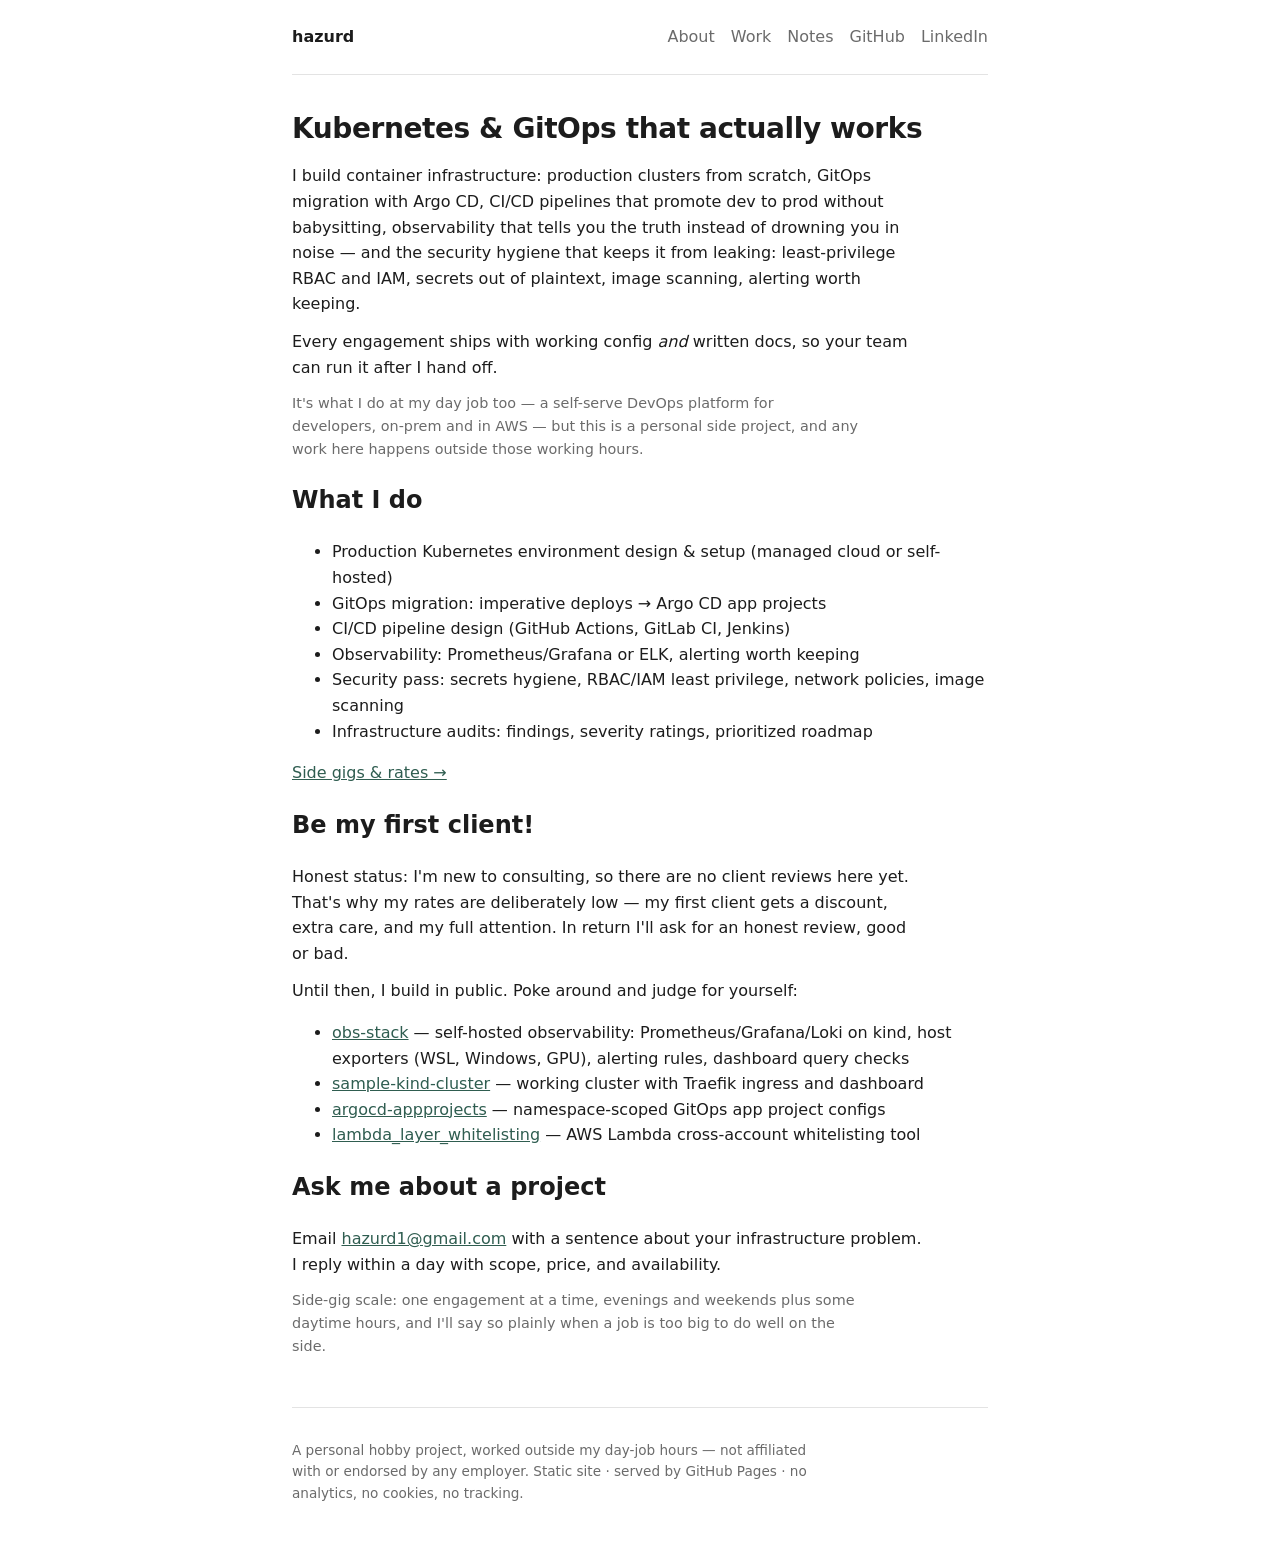
<file: index.html>
<!doctype html>
<html lang="en">
  <head>
    <meta charset="utf-8" />
    <meta name="viewport" content="width=device-width, initial-scale=1" />
    <title>hazurd — Kubernetes &amp; GitOps, occasionally for hire</title>
    <meta name="description" content="Kubernetes, GitOps, DevSecOps, CI/CD, and observability — a personal side project with small fixed-price engagements, worked outside my day-job hours." />
    <link rel="canonical" href="https://hazurd.github.io/" />
    <link rel="stylesheet" href="/css/main.css" />
    <link rel="icon" href="data:image/svg+xml,%3Csvg xmlns='http://www.w3.org/2000/svg' viewBox='0 0 32 32'%3E%E2%9C%A6%3C/svg%3E" />
  </head>
  <body>
    <header class="site-header">
      <a class="brand" href="/">hazurd</a>
      <nav>
        <a href="/about/">About</a>
        <a href="/work/">Work</a>
        <a href="/notes/">Notes</a>
        <a href="https://github.com/hazurd">GitHub</a>
        <a href="https://www.linkedin.com/in/gottabkd">LinkedIn</a>
      </nav>
    </header>

    <main>
      <section>
        <h1>Kubernetes &amp; GitOps that actually works</h1>
        <p>
          I build container infrastructure: production clusters from scratch,
          GitOps migration with Argo CD, CI/CD pipelines that promote dev to
          prod without babysitting, observability that tells you the truth
          instead of drowning you in noise — and the security hygiene that
          keeps it from leaking: least-privilege RBAC and IAM, secrets out of
          plaintext, image scanning, alerting worth keeping.
        </p>
        <p>
          Every engagement ships with working config <em>and</em> written docs,
          so your team can run it after I hand off.
        </p>
        <p class="muted">
          It's what I do at my day job too — a self-serve DevOps platform for
          developers, on-prem and in AWS — but this is a personal side project,
          and any work here happens outside those working hours.
        </p>
      </section>

      <section>
        <h2>What I do</h2>
        <ul>
          <li>Production Kubernetes environment design &amp; setup (managed cloud or self-hosted)</li>
          <li>GitOps migration: imperative deploys → Argo CD app projects</li>
          <li>CI/CD pipeline design (GitHub Actions, GitLab CI, Jenkins)</li>
          <li>Observability: Prometheus/Grafana or ELK, alerting worth keeping</li>
          <li>Security pass: secrets hygiene, RBAC/IAM least privilege, network policies, image scanning</li>
          <li>Infrastructure audits: findings, severity ratings, prioritized roadmap</li>
        </ul>
        <p><a href="/work/">Side gigs &amp; rates →</a></p>
      </section>

      <section>
        <h2>Be my first client!</h2>
        <p>
          Honest status: I'm new to consulting, so there are no client reviews
          here yet. That's why my rates are deliberately low — my first client
          gets a discount, extra care, and my full attention. In return I'll
          ask for an honest review, good or bad.
        </p>
        <p>Until then, I build in public. Poke around and judge for yourself:</p>
        <ul>
          <li><a href="https://github.com/hazurd/obs-stack">obs-stack</a> — self-hosted observability: Prometheus/Grafana/Loki on kind, host exporters (WSL, Windows, GPU), alerting rules, dashboard query checks</li>
          <li><a href="https://github.com/hazurd/sample-kind-cluster">sample-kind-cluster</a> — working cluster with Traefik ingress and dashboard</li>
          <li><a href="https://github.com/hazurd/argocd-appprojects">argocd-appprojects</a> — namespace-scoped GitOps app project configs</li>
          <li><a href="https://github.com/hazurd/lambda_layer_whitelisting">lambda_layer_whitelisting</a> — AWS Lambda cross-account whitelisting tool</li>
        </ul>
      </section>

      <section>
        <h2>Ask me about a project</h2>
        <p>
          Email <a href="mailto:hazurd1@gmail.com">hazurd1@gmail.com</a> with a
          sentence about your infrastructure problem. I reply within a day with
          scope, price, and availability.
        </p>
        <p class="muted">
          Side-gig scale: one engagement at a time, evenings and weekends plus
          some daytime hours, and I'll say so plainly when a job is too big to
          do well on the side.
        </p>
      </section>
    </main>

    <footer>
      <p>
        A personal hobby project, worked outside my day-job hours — not
        affiliated with or endorsed by any employer. Static site · served by
        GitHub Pages · no analytics, no cookies, no tracking.
      </p>
    </footer>
  </body>
</html>
</file>
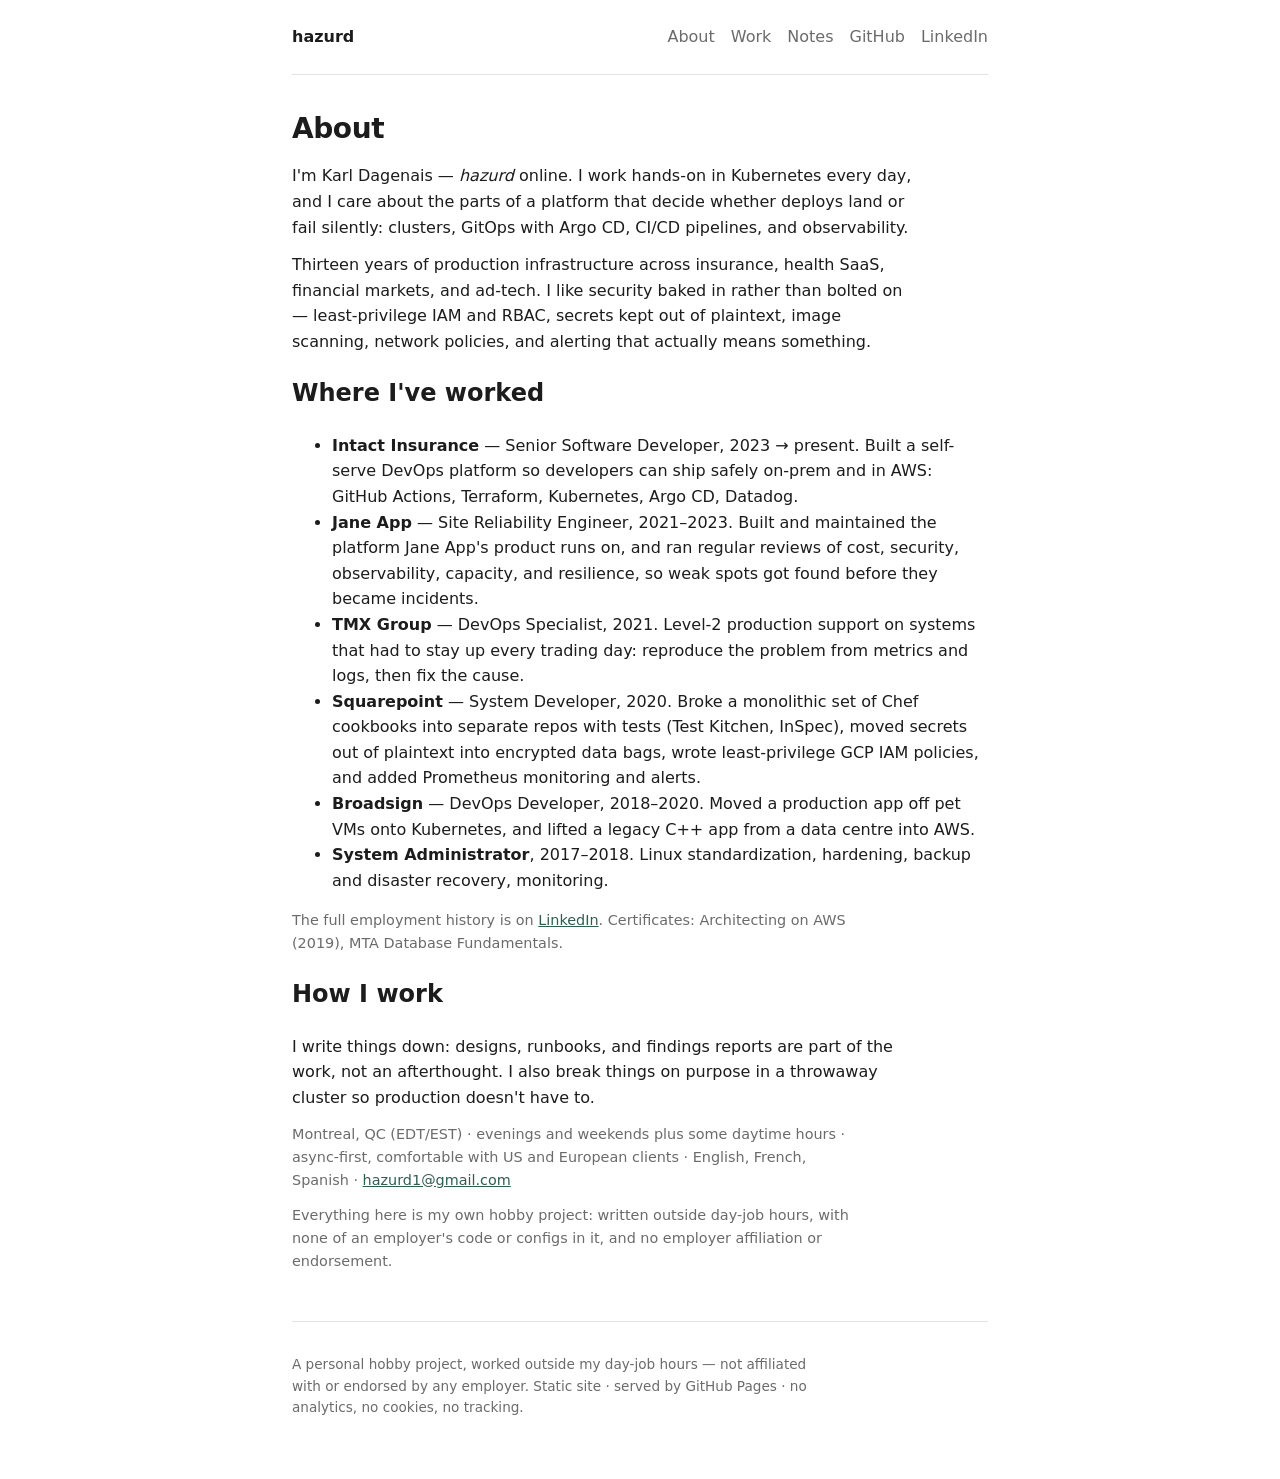
<file: about/index.html>
<!doctype html>
<html lang="en">
  <head>
    <meta charset="utf-8" />
    <meta name="viewport" content="width=device-width, initial-scale=1" />
    <title>About — hazurd</title>
    <meta name="description" content="Karl Dagenais — DevSecOps engineer: Kubernetes, GitOps (Argo CD), Terraform, CI/CD, observability. Thirteen years in production infrastructure." />
    <link rel="canonical" href="https://hazurd.github.io/about/" />
    <link rel="stylesheet" href="/css/main.css" />
    <link rel="icon" href="data:image/svg+xml,%3Csvg xmlns='http://www.w3.org/2000/svg' viewBox='0 0 32 32'%3E%E2%9C%A6%3C/svg%3E" />
  </head>
  <body>
    <header class="site-header">
      <a class="brand" href="/">hazurd</a>
      <nav>
        <a href="/about/">About</a>
        <a href="/work/">Work</a>
        <a href="/notes/">Notes</a>
        <a href="https://github.com/hazurd">GitHub</a>
        <a href="https://www.linkedin.com/in/gottabkd">LinkedIn</a>
      </nav>
    </header>

    <main>
      <section>
        <h1>About</h1>
        <p>
          I'm Karl Dagenais — <em>hazurd</em> online. I work hands-on in
          Kubernetes every day, and I care about the parts of a platform that
          decide whether deploys land or fail silently: clusters, GitOps with
          Argo CD, CI/CD pipelines, and observability.
        </p>
        <p>
          Thirteen years of production infrastructure across insurance, health
          SaaS, financial markets, and ad-tech. I like security baked in rather
          than bolted on — least-privilege IAM and RBAC, secrets kept out of
          plaintext, image scanning, network policies, and alerting that
          actually means something.
        </p>
      </section>

      <section>
        <h2>Where I've worked</h2>
        <ul>
          <li>
            <strong>Intact Insurance</strong> — Senior Software Developer, 2023 →
            present. Built a self-serve DevOps platform so developers can ship
            safely on-prem and in AWS: GitHub Actions, Terraform, Kubernetes,
            Argo CD, Datadog.
          </li>
          <li>
            <strong>Jane App</strong> — Site Reliability Engineer, 2021–2023.
            Built and maintained the platform Jane App's product runs on, and ran
            regular reviews of cost, security, observability, capacity, and
            resilience, so weak spots got found before they became incidents.
          </li>
          <li>
            <strong>TMX Group</strong> — DevOps Specialist, 2021. Level-2
            production support on systems that had to stay up every trading day:
            reproduce the problem from metrics and logs, then fix the cause.
          </li>
          <li>
            <strong>Squarepoint</strong> — System Developer, 2020. Broke a
            monolithic set of Chef cookbooks into separate repos with tests
            (Test Kitchen, InSpec), moved secrets out of plaintext into
            encrypted data bags, wrote least-privilege GCP IAM policies, and
            added Prometheus monitoring and alerts.
          </li>
          <li>
            <strong>Broadsign</strong> — DevOps Developer, 2018–2020. Moved a
            production app off pet VMs onto Kubernetes, and lifted a legacy C++
            app from a data centre into AWS.
          </li>
          <li>
            <strong>System Administrator</strong>, 2017–2018. Linux
            standardization, hardening, backup and disaster recovery,
            monitoring.
          </li>
        </ul>
        <p class="muted">
          The full employment history is on
          <a href="https://www.linkedin.com/in/gottabkd">LinkedIn</a>.
          Certificates: Architecting on AWS (2019), MTA Database Fundamentals.
        </p>
      </section>

      <section>
        <h2>How I work</h2>
        <p>
          I write things down: designs, runbooks, and findings reports are part
          of the work, not an afterthought. I also break things on purpose in a
          throwaway cluster so production doesn't have to.
        </p>
        <p class="muted">
          Montreal, QC (EDT/EST) · evenings and weekends plus some daytime
          hours · async-first, comfortable with US and European clients ·
          English, French, Spanish ·
          <a href="mailto:hazurd1@gmail.com">hazurd1@gmail.com</a>
        </p>
        <p class="muted">
          Everything here is my own hobby project: written outside day-job
          hours, with none of an employer's code or configs in it, and no
          employer affiliation or endorsement.
        </p>
      </section>
    </main>

    <footer>
      <p>
        A personal hobby project, worked outside my day-job hours — not
        affiliated with or endorsed by any employer. Static site · served by
        GitHub Pages · no analytics, no cookies, no tracking.
      </p>
    </footer>
  </body>
</html>
</file>
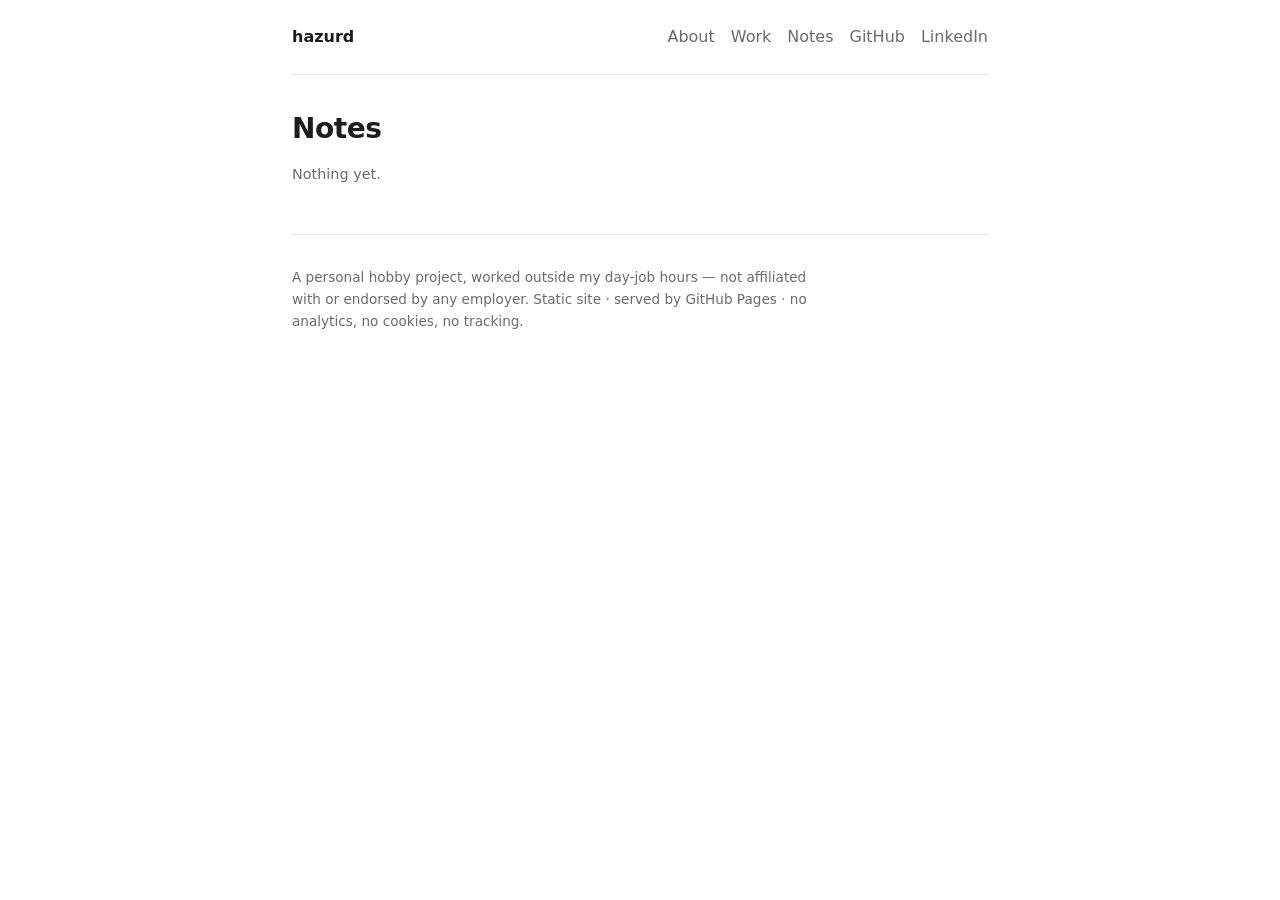
<file: notes/index.html>
<!doctype html>
<html lang="en">
  <head>
    <meta charset="utf-8" />
    <meta name="viewport" content="width=device-width, initial-scale=1" />
    <title>Notes — hazurd</title>
    <meta name="description" content="No notes yet." />
    <link rel="canonical" href="https://hazurd.github.io/notes/" />
    <link rel="stylesheet" href="/css/main.css" />
    <link rel="icon" href="data:image/svg+xml,%3Csvg xmlns='http://www.w3.org/2000/svg' viewBox='0 0 32 32'%3E%3Ctext y='26' font-size='26'%3E%E2%9C%A6%3C/text%3E%3C/svg%3E" />
  </head>
  <body>
    <header class="site-header">
      <a class="brand" href="/">hazurd</a>
      <nav>
        <a href="/about/">About</a>
        <a href="/work/">Work</a>
        <a href="/notes/">Notes</a>
        <a href="https://github.com/hazurd">GitHub</a>
        <a href="https://www.linkedin.com/in/gottabkd">LinkedIn</a>
      </nav>
    </header>

    <main>
      <section>
        <h1>Notes</h1>
        <p class="muted">Nothing yet.</p>
        <!-- A note is a plain page at notes/<date>-<slug>/index.html; add a link below it. -->
      </section>
    </main>

    <footer>
      <p>
        A personal hobby project, worked outside my day-job hours — not
        affiliated with or endorsed by any employer. Static site · served by
        GitHub Pages · no analytics, no cookies, no tracking.
      </p>
    </footer>
  </body>
</html>
</file>
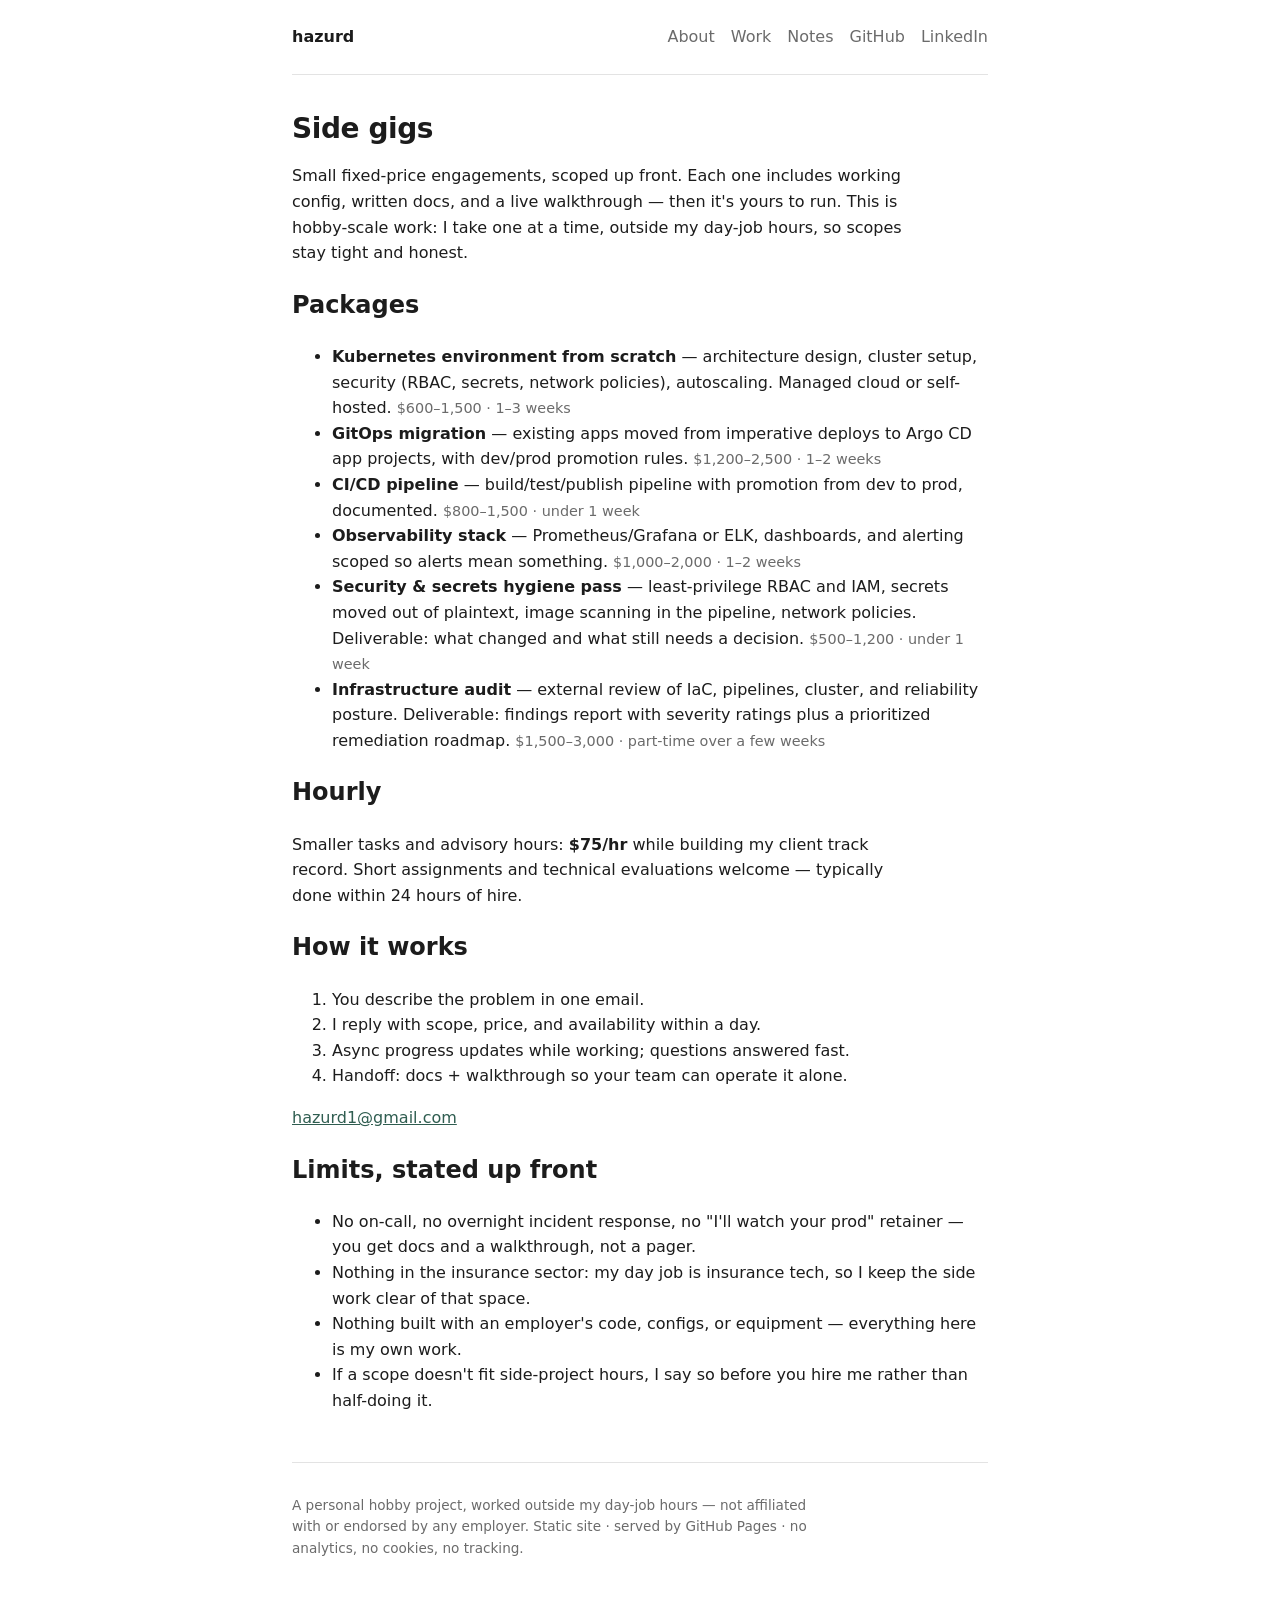
<file: work/index.html>
<!doctype html>
<html lang="en">
  <head>
    <meta charset="utf-8" />
    <meta name="viewport" content="width=device-width, initial-scale=1" />
    <title>Work — hazurd</title>
    <meta name="description" content="Small fixed-price side engagements: Kubernetes setup, GitOps migration, CI/CD, observability, DevSecOps security passes, infrastructure audits." />
    <link rel="canonical" href="https://hazurd.github.io/work/" />
    <link rel="stylesheet" href="/css/main.css" />
    <link rel="icon" href="data:image/svg+xml,%3Csvg xmlns='http://www.w3.org/2000/svg' viewBox='0 0 32 32'%3E%E2%9C%A6%3C/svg%3E" />
  </head>
  <body>
    <header class="site-header">
      <a class="brand" href="/">hazurd</a>
      <nav>
        <a href="/about/">About</a>
        <a href="/work/">Work</a>
        <a href="/notes/">Notes</a>
        <a href="https://github.com/hazurd">GitHub</a>
        <a href="https://www.linkedin.com/in/gottabkd">LinkedIn</a>
      </nav>
    </header>

    <main>
      <section>
        <h1>Side gigs</h1>
        <p>
          Small fixed-price engagements, scoped up front. Each one includes
          working config, written docs, and a live walkthrough — then it's
          yours to run. This is hobby-scale work: I take one at a time, outside
          my day-job hours, so scopes stay tight and honest.
        </p>
      </section>

      <section>
        <h2>Packages</h2>
        <ul>
          <li>
            <strong>Kubernetes environment from scratch</strong> — architecture design, cluster setup, security (RBAC, secrets, network policies), autoscaling. Managed cloud or self-hosted.
            <span class="muted">$600–1,500 · 1–3 weeks</span>
          </li>
          <li>
            <strong>GitOps migration</strong> — existing apps moved from imperative deploys to Argo CD app projects, with dev/prod promotion rules.
            <span class="muted">$1,200–2,500 · 1–2 weeks</span>
          </li>
          <li>
            <strong>CI/CD pipeline</strong> — build/test/publish pipeline with promotion from dev to prod, documented.
            <span class="muted">$800–1,500 · under 1 week</span>
          </li>
          <li>
            <strong>Observability stack</strong> — Prometheus/Grafana or ELK, dashboards, and alerting scoped so alerts mean something.
            <span class="muted">$1,000–2,000 · 1–2 weeks</span>
          </li>
          <li>
            <strong>Security &amp; secrets hygiene pass</strong> — least-privilege RBAC and IAM, secrets moved out of plaintext, image scanning in the pipeline, network policies. Deliverable: what changed and what still needs a decision.
            <span class="muted">$500–1,200 · under 1 week</span>
          </li>
          <li>
            <strong>Infrastructure audit</strong> — external review of IaC, pipelines, cluster, and reliability posture. Deliverable: findings report with severity ratings plus a prioritized remediation roadmap.
            <span class="muted">$1,500–3,000 · part-time over a few weeks</span>
          </li>
        </ul>
      </section>

      <section>
        <h2>Hourly</h2>
        <p>
          Smaller tasks and advisory hours:
          <strong>$75/hr</strong> while building my client track record.
          Short assignments and technical evaluations welcome — typically done
          within 24 hours of hire.
        </p>
      </section>

      <section>
        <h2>How it works</h2>
        <ol>
          <li>You describe the problem in one email.</li>
          <li>I reply with scope, price, and availability within a day.</li>
          <li>Async progress updates while working; questions answered fast.</li>
          <li>Handoff: docs + walkthrough so your team can operate it alone.</li>
        </ol>
        <p><a href="mailto:hazurd1@gmail.com">hazurd1@gmail.com</a></p>
      </section>

      <section>
        <h2>Limits, stated up front</h2>
        <ul>
          <li>No on-call, no overnight incident response, no "I'll watch your prod" retainer — you get docs and a walkthrough, not a pager.</li>
          <li>Nothing in the insurance sector: my day job is insurance tech, so I keep the side work clear of that space.</li>
          <li>Nothing built with an employer's code, configs, or equipment — everything here is my own work.</li>
          <li>If a scope doesn't fit side-project hours, I say so before you hire me rather than half-doing it.</li>
        </ul>
      </section>
    </main>

    <footer>
      <p>
        A personal hobby project, worked outside my day-job hours — not
        affiliated with or endorsed by any employer. Static site · served by
        GitHub Pages · no analytics, no cookies, no tracking.
      </p>
    </footer>
  </body>
</html>
</file>
<file: css/main.css>
/* Minimal, no build step, no external fonts or CDNs. */

:root {
  --bg: #ffffff;
  --fg: #1c1c1c;
  --muted: #6b6b6b;
  --accent: #2f5d50;
  --border: #e3e3e3;
  --measure: 62ch;
}

@media (prefers-color-scheme: dark) {
  :root {
    --bg: #14161a;
    --fg: #e8e8e8;
    --muted: #9b9b9b;
    --accent: #8fcbb8;
    --border: #2b2f36;
  }
}

* {
  box-sizing: border-box;
}

body {
  margin: 0;
  background: var(--bg);
  color: var(--fg);
  font-family: ui-sans-serif, system-ui, -apple-system, "Segoe UI", Roboto, sans-serif;
  line-height: 1.6;
  max-width: 46rem;
  margin-inline: auto;
  padding: 0 1.25rem 3rem;
}

a {
  color: var(--accent);
}

a:focus-visible {
  outline: 2px solid var(--accent);
  outline-offset: 3px;
}

.site-header {
  display: flex;
  align-items: baseline;
  justify-content: space-between;
  gap: 1rem;
  padding: 1.5rem 0;
  border-bottom: 1px solid var(--border);
}

.brand {
  font-weight: 650;
  text-decoration: none;
  color: var(--fg);
}

nav {
  display: flex;
  gap: 1rem;
  flex-wrap: wrap;
}

nav a {
  text-decoration: none;
  color: var(--muted);
}

nav a:hover {
  color: var(--accent);
}

main {
  padding-top: 2rem;
}

h1 {
  font-size: 1.75rem;
  margin: 0 0 0.5rem;
  letter-spacing: -0.015em;
}

p {
  max-width: var(--measure);
  margin: 0.75rem 0;
}

.muted {
  color: var(--muted);
  font-size: 0.9rem;
}

footer {
  margin-top: 3rem;
  padding-top: 1.25rem;
  border-top: 1px solid var(--border);
  color: var(--muted);
  font-size: 0.85rem;
}
</file>
